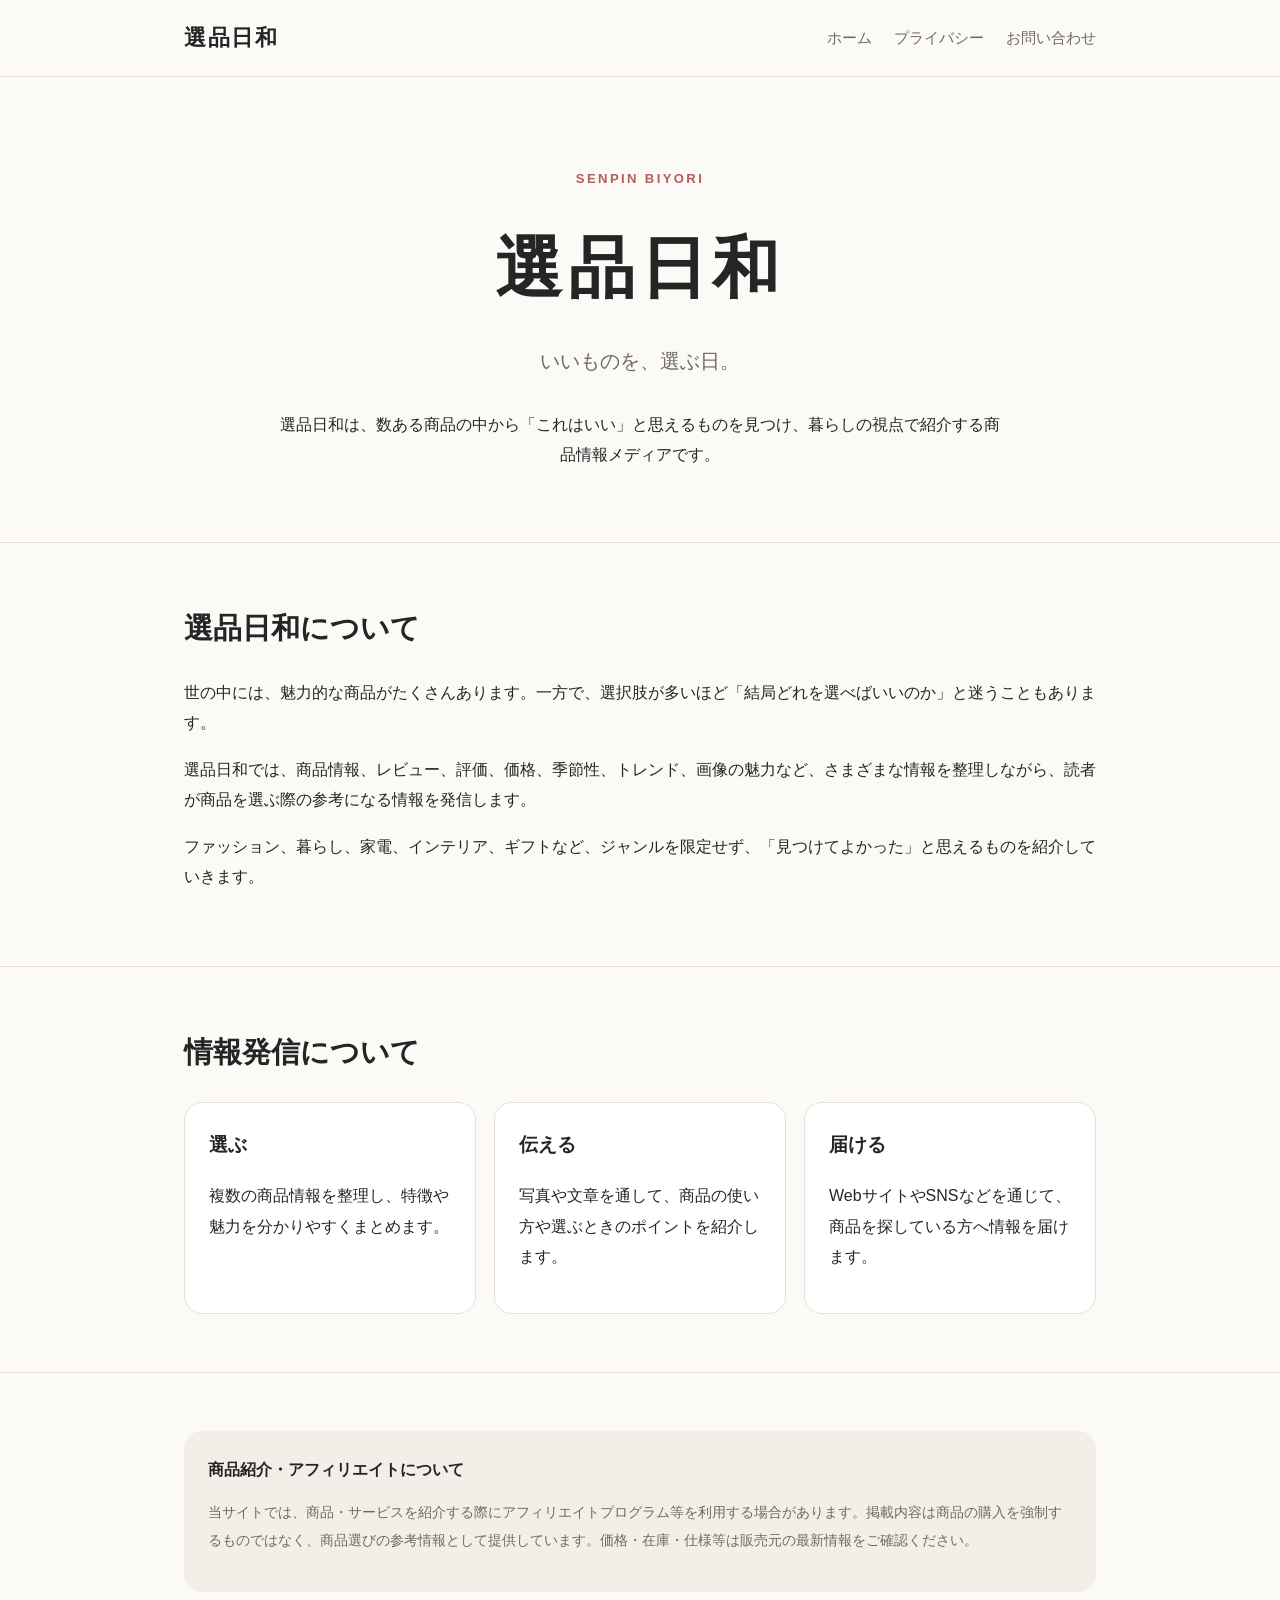
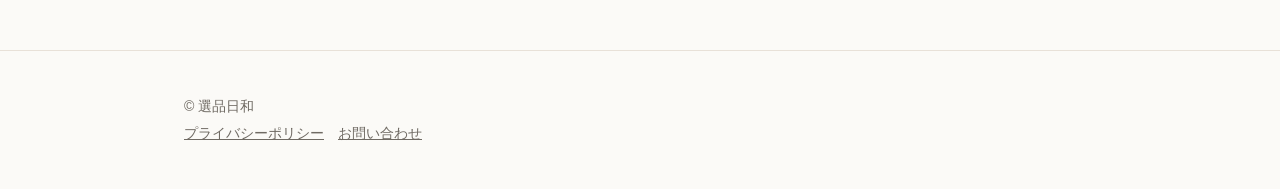
<file: index.html>
<!doctype html><html lang="ja"><head><meta charset="utf-8"><meta name="viewport" content="width=device-width,initial-scale=1"><title>選品日和｜いいものを、選ぶ日。</title><meta name="description" content="選品日和は、暮らし・ファッション・家電・インテリアなど、毎日の生活を豊かにする商品やアイデアを独自の視点で紹介する情報サイトです。"><link rel="stylesheet" href="style.css"></head><body><header><div class="wrap nav"><a class="logo" href="index.html">選品日和</a><nav><a href="index.html">ホーム</a><a href="privacy.html">プライバシー</a><a href="contact.html">お問い合わせ</a></nav></div></header><main><div class="hero"><div class="wrap"><div class="eyebrow">SENPIN BIYORI</div><h1>選品日和</h1><p class="tagline">いいものを、選ぶ日。</p><p class="lead">選品日和は、数ある商品の中から「これはいい」と思えるものを見つけ、暮らしの視点で紹介する商品情報メディアです。</p></div></div><section><div class="wrap"><h2>選品日和について</h2><p>世の中には、魅力的な商品がたくさんあります。一方で、選択肢が多いほど「結局どれを選べばいいのか」と迷うこともあります。</p><p>選品日和では、商品情報、レビュー、評価、価格、季節性、トレンド、画像の魅力など、さまざまな情報を整理しながら、読者が商品を選ぶ際の参考になる情報を発信します。</p><p>ファッション、暮らし、家電、インテリア、ギフトなど、ジャンルを限定せず、「見つけてよかった」と思えるものを紹介していきます。</p></div></section><section><div class="wrap"><h2>情報発信について</h2><div class="grid"><div class="card"><h3>選ぶ</h3><p>複数の商品情報を整理し、特徴や魅力を分かりやすくまとめます。</p></div><div class="card"><h3>伝える</h3><p>写真や文章を通して、商品の使い方や選ぶときのポイントを紹介します。</p></div><div class="card"><h3>届ける</h3><p>WebサイトやSNSなどを通じて、商品を探している方へ情報を届けます。</p></div></div></div></section><section><div class="wrap"><div class="note"><strong>商品紹介・アフィリエイトについて</strong><p class="small">当サイトでは、商品・サービスを紹介する際にアフィリエイトプログラム等を利用する場合があります。掲載内容は商品の購入を強制するものではなく、商品選びの参考情報として提供しています。価格・在庫・仕様等は販売元の最新情報をご確認ください。</p></div></div></section></main><footer><div class="wrap"><div>© 選品日和</div><div><a href="privacy.html">プライバシーポリシー</a>　<a href="contact.html">お問い合わせ</a></div></div></footer></body></html>
</file>
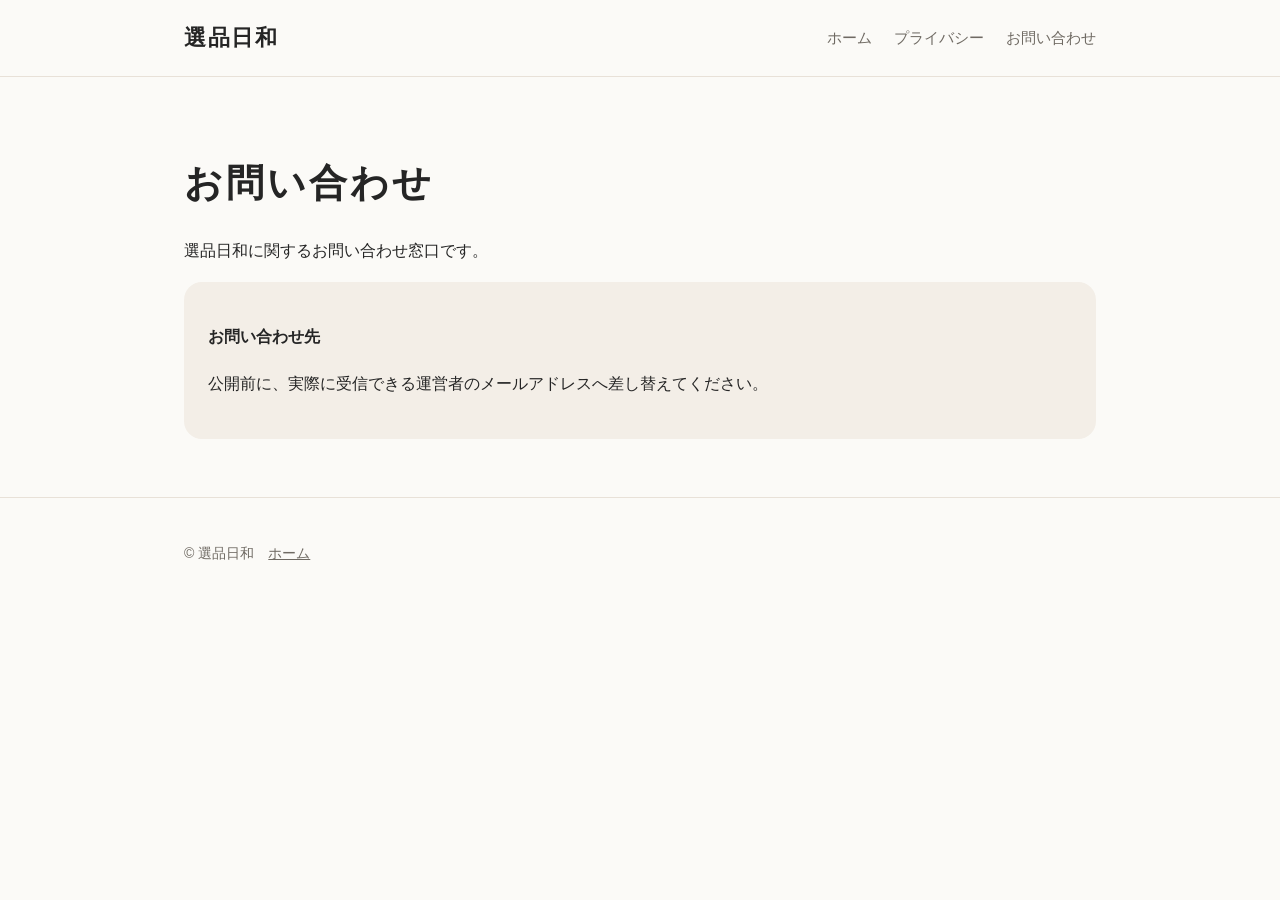
<file: contact.html>
<!doctype html><html lang="ja"><head><meta charset="utf-8"><meta name="viewport" content="width=device-width,initial-scale=1"><title>お問い合わせ｜選品日和</title><link rel="stylesheet" href="style.css"></head><body><header><div class="wrap nav"><a class="logo" href="index.html">選品日和</a><nav><a href="index.html">ホーム</a><a href="privacy.html">プライバシー</a><a href="contact.html">お問い合わせ</a></nav></div></header><main><section style="border-top:0"><div class="wrap"><h1 style="font-size:2.4rem">お問い合わせ</h1><p>選品日和に関するお問い合わせ窓口です。</p><div class="note"><p><strong>お問い合わせ先</strong></p><p>公開前に、実際に受信できる運営者のメールアドレスへ差し替えてください。</p></div></div></section></main><footer><div class="wrap">© 選品日和　<a href="index.html">ホーム</a></div></footer></body></html>
</file>
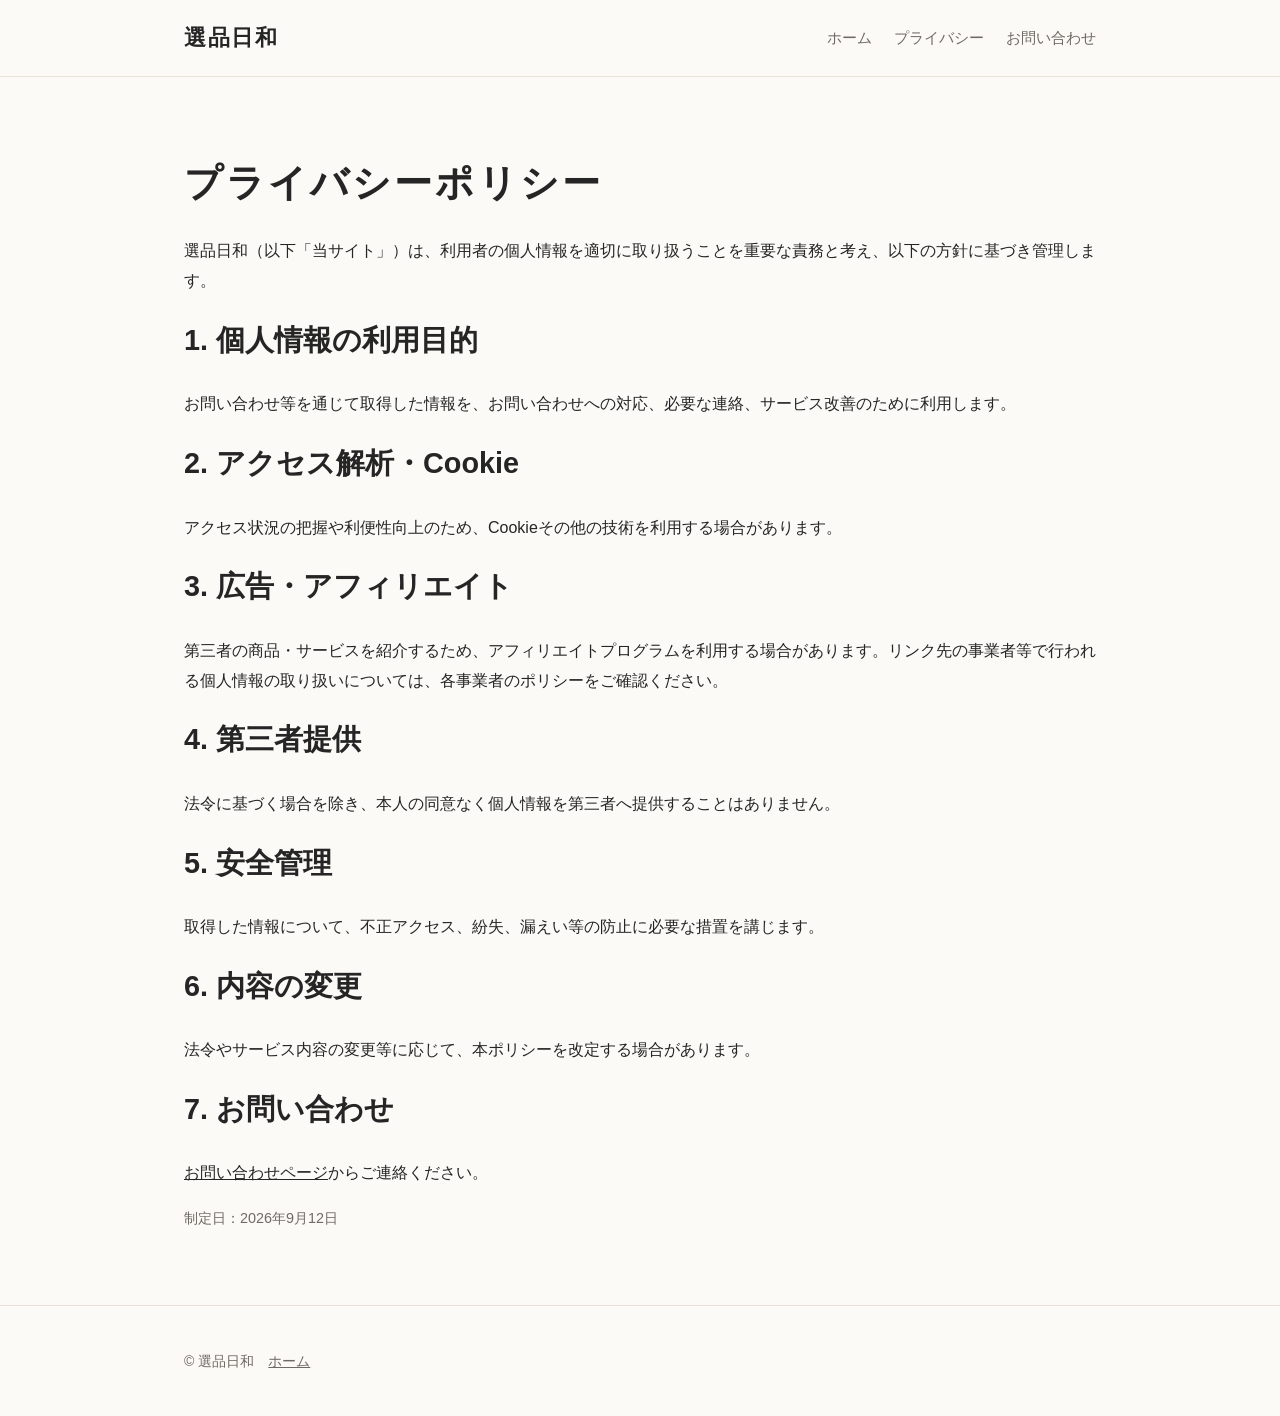
<file: privacy.html>
<!doctype html><html lang="ja"><head><meta charset="utf-8"><meta name="viewport" content="width=device-width,initial-scale=1"><title>プライバシーポリシー｜選品日和</title><link rel="stylesheet" href="style.css"></head><body><header><div class="wrap nav"><a class="logo" href="index.html">選品日和</a><nav><a href="index.html">ホーム</a><a href="privacy.html">プライバシー</a><a href="contact.html">お問い合わせ</a></nav></div></header><main><section style="border-top:0"><div class="wrap"><h1 style="font-size:2.4rem">プライバシーポリシー</h1><p>選品日和（以下「当サイト」）は、利用者の個人情報を適切に取り扱うことを重要な責務と考え、以下の方針に基づき管理します。</p><h2>1. 個人情報の利用目的</h2><p>お問い合わせ等を通じて取得した情報を、お問い合わせへの対応、必要な連絡、サービス改善のために利用します。</p><h2>2. アクセス解析・Cookie</h2><p>アクセス状況の把握や利便性向上のため、Cookieその他の技術を利用する場合があります。</p><h2>3. 広告・アフィリエイト</h2><p>第三者の商品・サービスを紹介するため、アフィリエイトプログラムを利用する場合があります。リンク先の事業者等で行われる個人情報の取り扱いについては、各事業者のポリシーをご確認ください。</p><h2>4. 第三者提供</h2><p>法令に基づく場合を除き、本人の同意なく個人情報を第三者へ提供することはありません。</p><h2>5. 安全管理</h2><p>取得した情報について、不正アクセス、紛失、漏えい等の防止に必要な措置を講じます。</p><h2>6. 内容の変更</h2><p>法令やサービス内容の変更等に応じて、本ポリシーを改定する場合があります。</p><h2>7. お問い合わせ</h2><p><a href="contact.html">お問い合わせページ</a>からご連絡ください。</p><p class="small">制定日：2026年9月12日</p></div></section></main><footer><div class="wrap">© 選品日和　<a href="index.html">ホーム</a></div></footer></body></html>
</file>
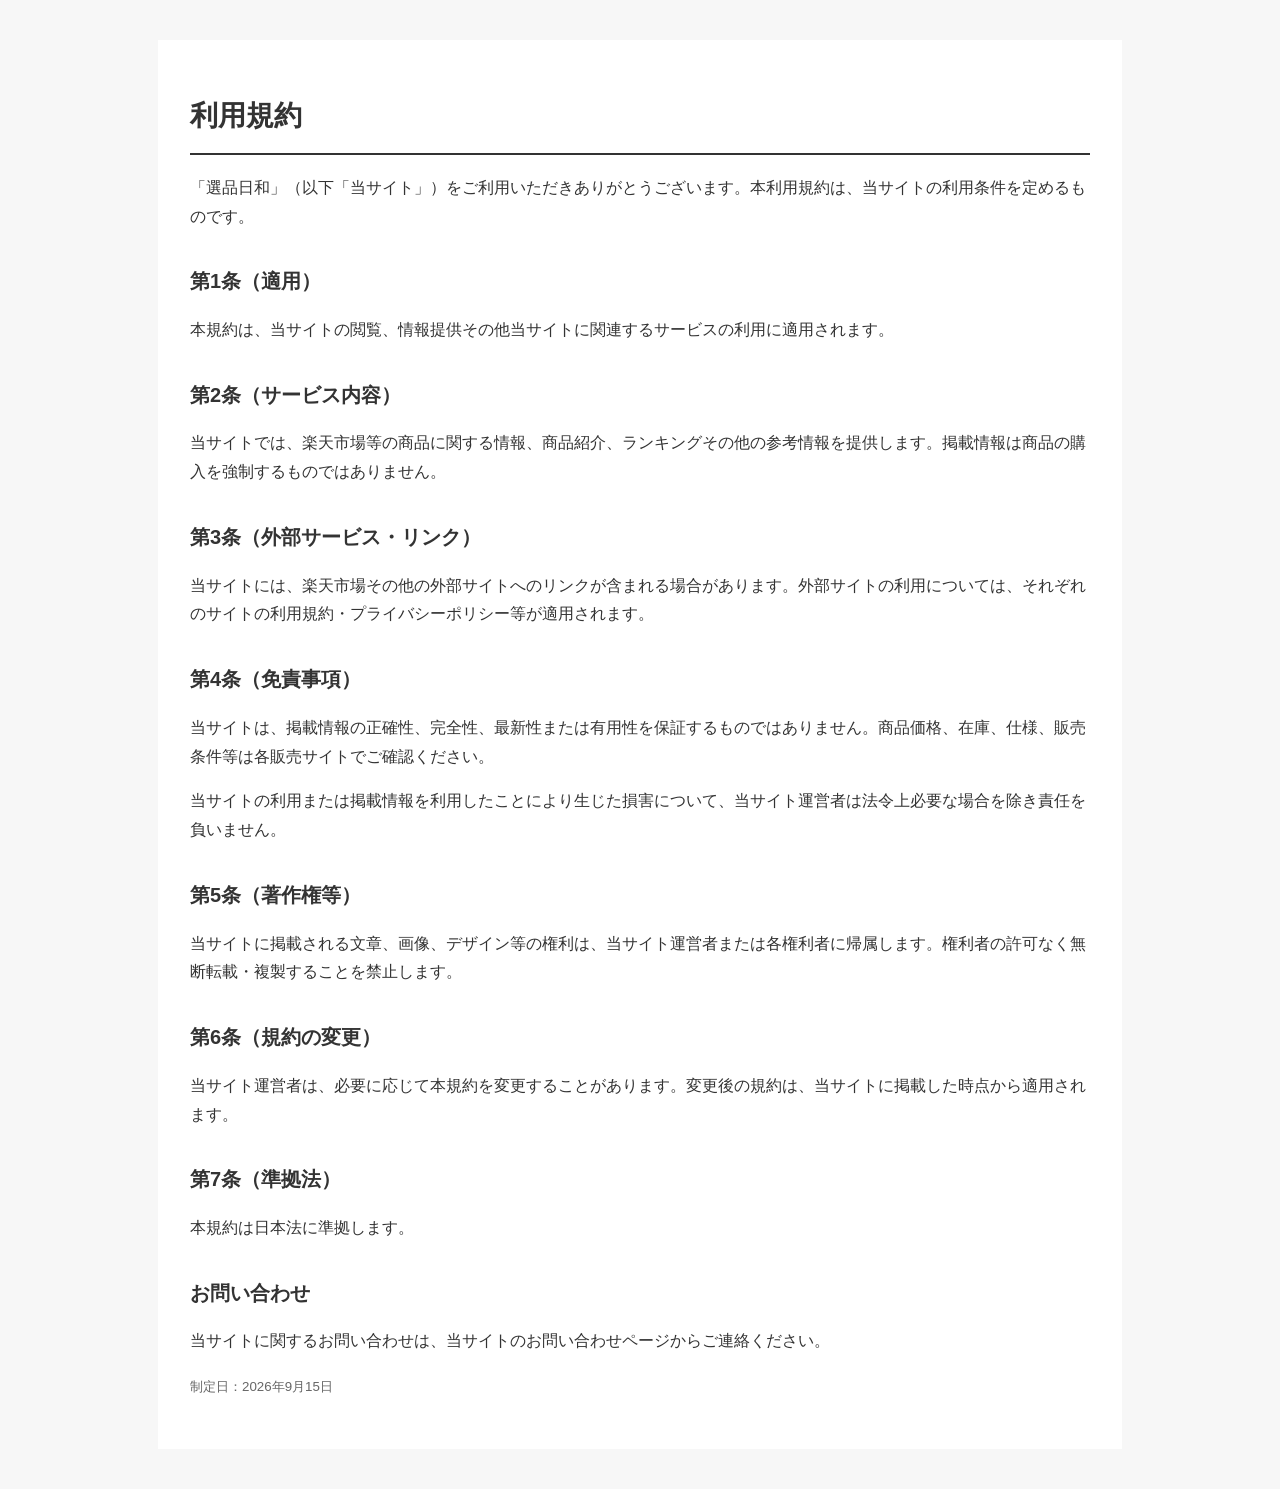
<file: terms.html>
<!DOCTYPE html>
<html lang="ja">
<head><meta charset="UTF-8"><meta name="viewport" content="width=device-width,initial-scale=1"><title>利用規約｜選品日和</title><style>body{font-family:-apple-system,BlinkMacSystemFont,"Segoe UI","Noto Sans JP",sans-serif;line-height:1.8;margin:0;background:#f7f7f7;color:#333}main{max-width:900px;margin:40px auto;padding:32px;background:#fff}h1{font-size:28px;border-bottom:2px solid #333;padding-bottom:12px}h2{font-size:20px;margin-top:32px}small{color:#666}</style></head>
<body><main>
<h1>利用規約</h1>
<p>「選品日和」（以下「当サイト」）をご利用いただきありがとうございます。本利用規約は、当サイトの利用条件を定めるものです。</p>
<h2>第1条（適用）</h2><p>本規約は、当サイトの閲覧、情報提供その他当サイトに関連するサービスの利用に適用されます。</p>
<h2>第2条（サービス内容）</h2><p>当サイトでは、楽天市場等の商品に関する情報、商品紹介、ランキングその他の参考情報を提供します。掲載情報は商品の購入を強制するものではありません。</p>
<h2>第3条（外部サービス・リンク）</h2><p>当サイトには、楽天市場その他の外部サイトへのリンクが含まれる場合があります。外部サイトの利用については、それぞれのサイトの利用規約・プライバシーポリシー等が適用されます。</p>
<h2>第4条（免責事項）</h2><p>当サイトは、掲載情報の正確性、完全性、最新性または有用性を保証するものではありません。商品価格、在庫、仕様、販売条件等は各販売サイトでご確認ください。</p><p>当サイトの利用または掲載情報を利用したことにより生じた損害について、当サイト運営者は法令上必要な場合を除き責任を負いません。</p>
<h2>第5条（著作権等）</h2><p>当サイトに掲載される文章、画像、デザイン等の権利は、当サイト運営者または各権利者に帰属します。権利者の許可なく無断転載・複製することを禁止します。</p>
<h2>第6条（規約の変更）</h2><p>当サイト運営者は、必要に応じて本規約を変更することがあります。変更後の規約は、当サイトに掲載した時点から適用されます。</p>
<h2>第7条（準拠法）</h2><p>本規約は日本法に準拠します。</p>
<h2>お問い合わせ</h2><p>当サイトに関するお問い合わせは、当サイトのお問い合わせページからご連絡ください。</p>
<p><small>制定日：2026年9月15日</small></p></main></body></html>
</file>
<file: style.css>
*{box-sizing:border-box}body{margin:0;background:#fbfaf7;color:#252525;font-family:-apple-system,BlinkMacSystemFont,"Noto Sans JP","Yu Gothic",Meiryo,sans-serif;line-height:1.9}a{color:inherit}.wrap{max-width:960px;margin:auto;padding:0 24px}header{border-bottom:1px solid #e8e1d8}.nav{height:76px;display:flex;align-items:center;justify-content:space-between}.logo{font-weight:800;font-size:1.35rem;text-decoration:none;letter-spacing:.08em}nav a{margin-left:22px;text-decoration:none;font-size:.92rem;color:#6f6a63}.hero{padding:90px 0 72px;text-align:center}.eyebrow{color:#b65c5c;font-weight:700;letter-spacing:.18em;font-size:.82rem}h1{font-size:clamp(2.2rem,6vw,4.2rem);margin:12px 0 10px;letter-spacing:.08em}.tagline{font-size:1.25rem;margin:0;color:#6f6a63}.lead{max-width:720px;margin:30px auto 0}section{padding:58px 0;border-top:1px solid #e8e1d8}h2{font-size:1.8rem;margin:0 0 22px}.grid{display:grid;grid-template-columns:repeat(3,1fr);gap:18px}.card{background:#fff;border:1px solid #e8e1d8;border-radius:18px;padding:24px}.card h3{margin-top:0}.note{background:#f3eee7;border-radius:18px;padding:24px}.small{font-size:.9rem;color:#6f6a63}footer{padding:42px 0;border-top:1px solid #e8e1d8;color:#6f6a63;font-size:.88rem}@media(max-width:720px){.grid{grid-template-columns:1fr}nav a{margin-left:10px;font-size:.8rem}.hero{padding:65px 0 52px}}
</file>
